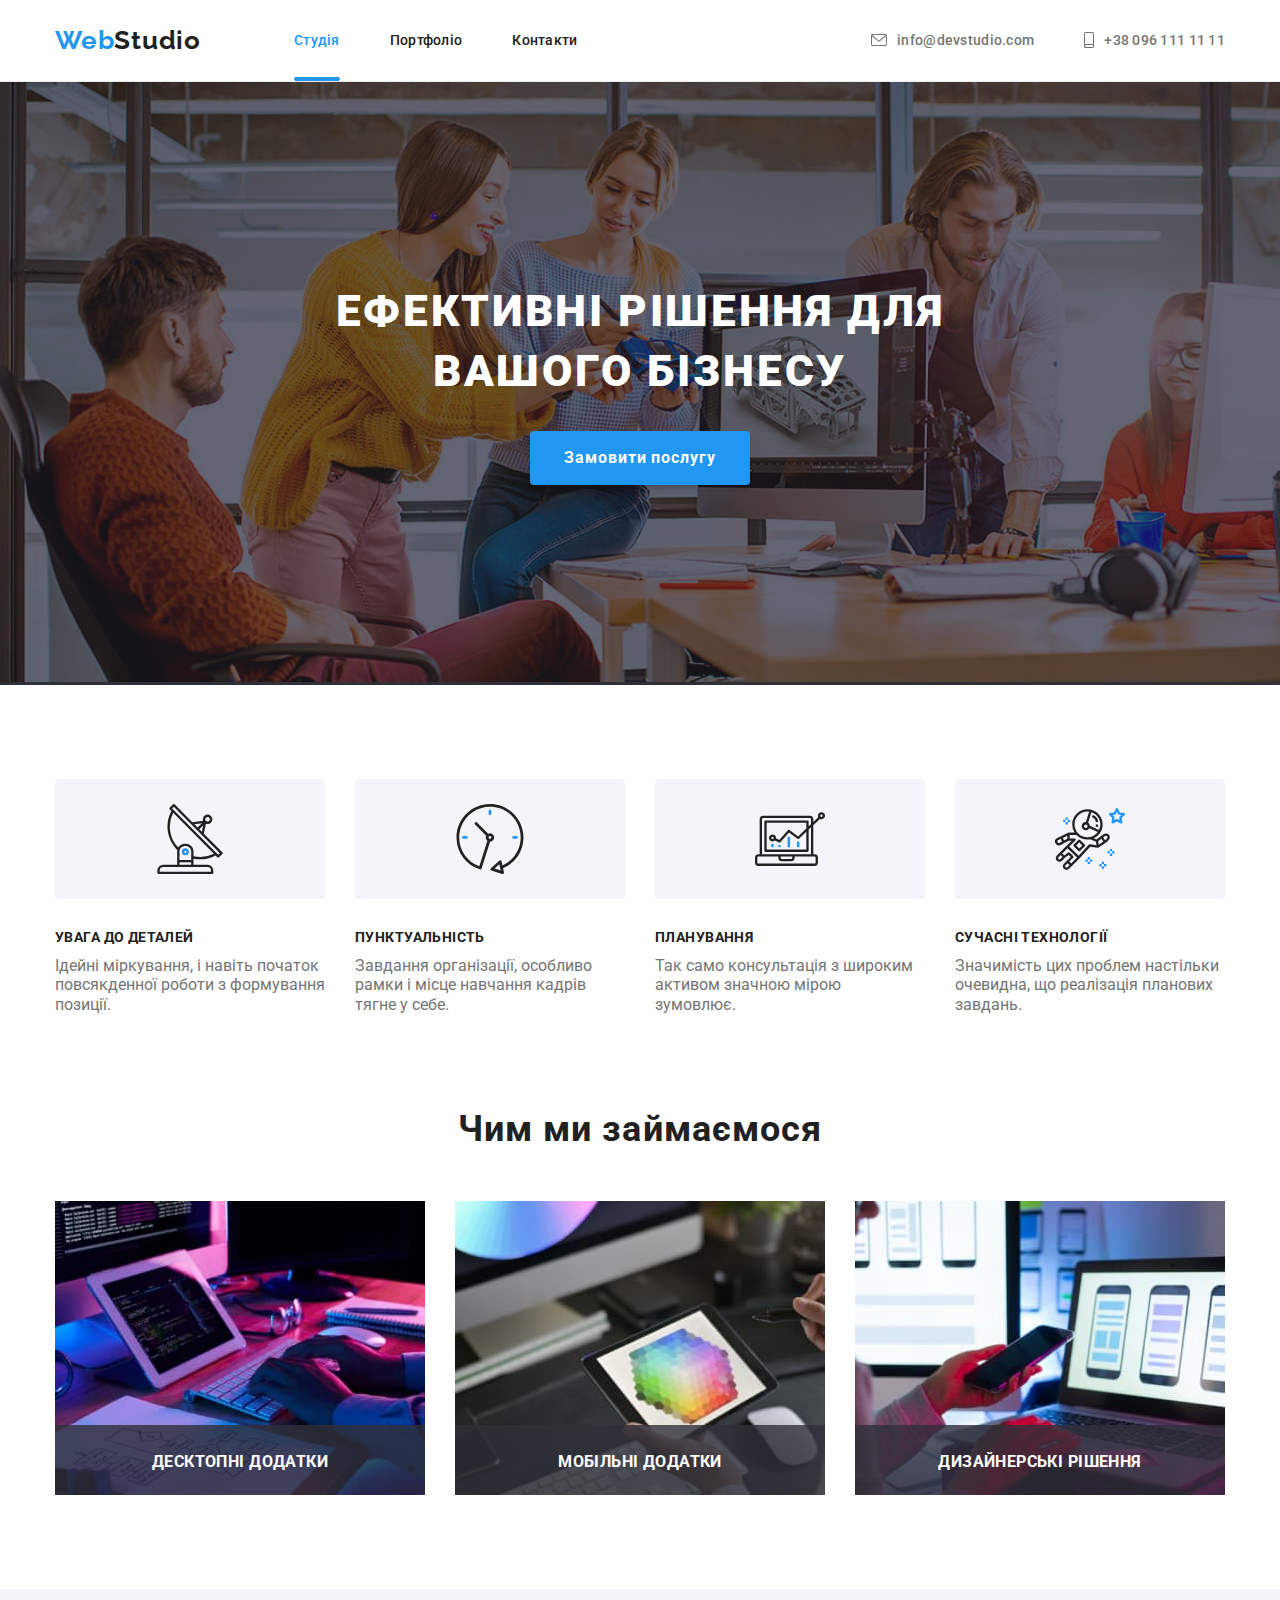
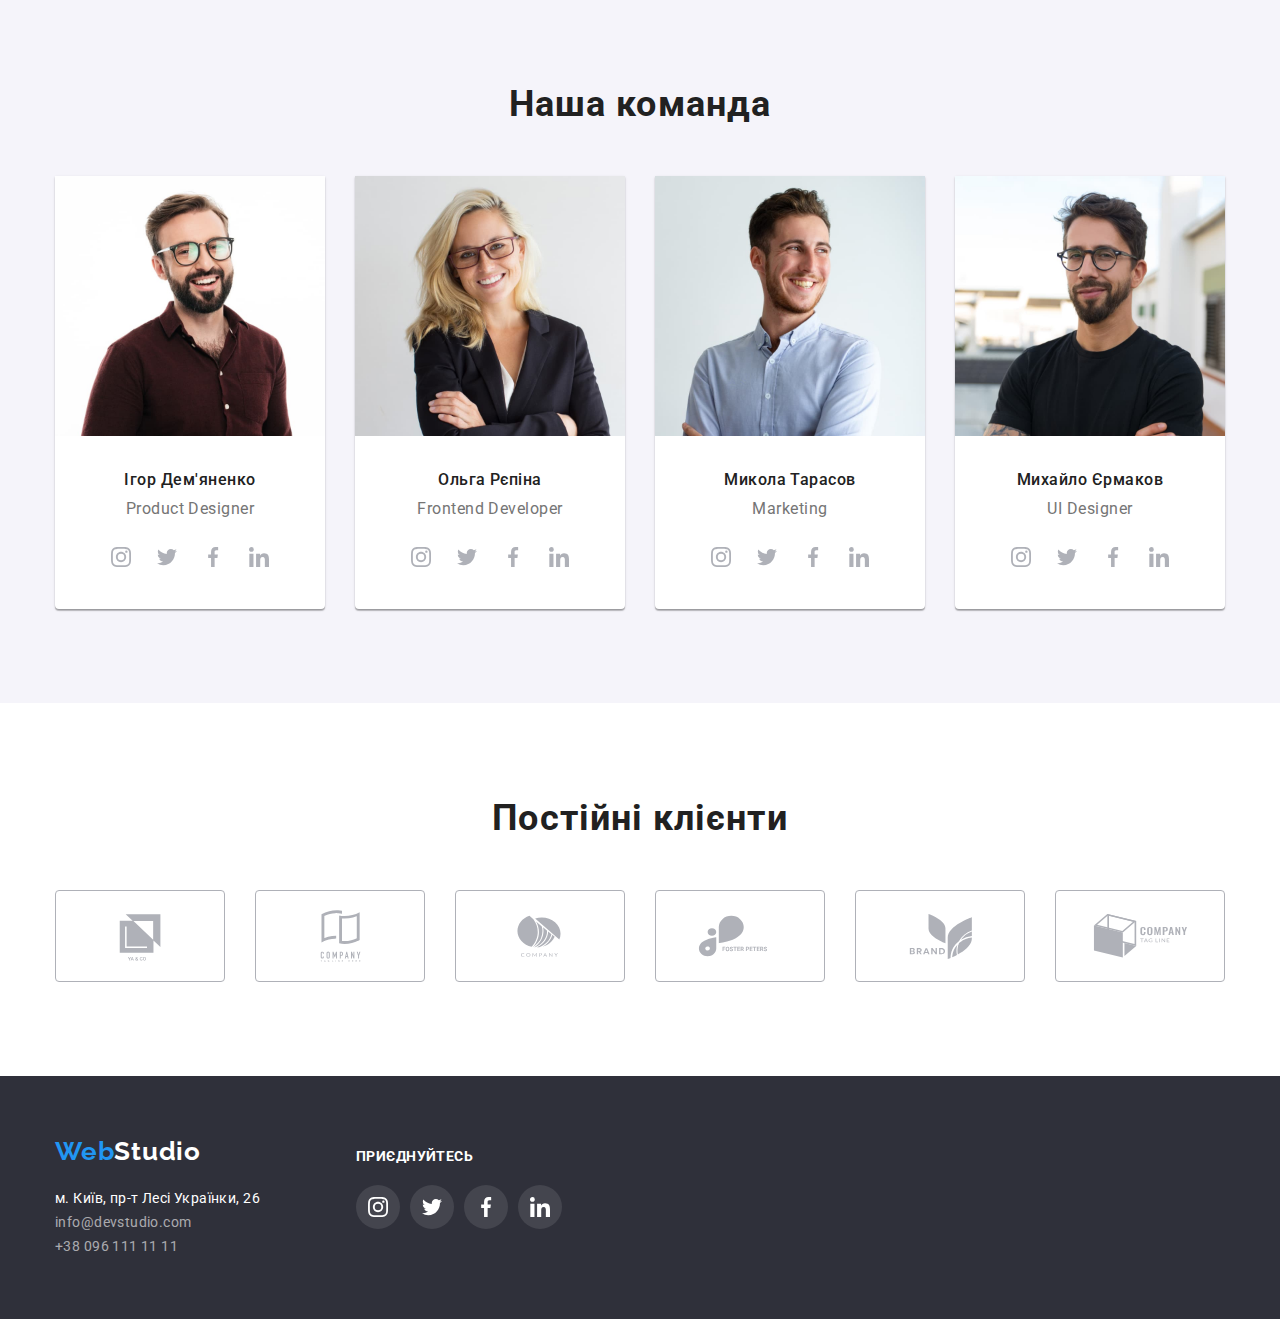
<file: index.html>
<!DOCTYPE html>
<html lang="uk">
  <head>
    <meta charset="UTF-8" />
    <meta name="viewport" content="width=device-width, initial-scale=1.0" />
    <title>WebStudio</title>
    <link
      href="https://fonts.googleapis.com/css2?family=Roboto:wght@400;500;700;900&display=swap"
      rel="stylesheet"
    />
    <link href="https://fonts.googleapis.com/css2?family=Raleway:ital,wght@0,700;1,700&display=swap" rel="stylesheet">
    <link rel="stylesheet" href="https://cdnjs.cloudflare.com/ajax/libs/modern-normalize/2.0.0/modern-normalize.min.css">
    <link rel="stylesheet" href="./css/styles.css" />
  </head>
  <body>
    <header>
      <div class="container main-nav">
        <a class="logo" href="./index.html"><span>Web</span>Studio</a>
        <nav> 
          <ul class="nav-list list">
            <li class="nav-list-item"><a class="nav-list-link current" href="./index.html">Студія</a></li>
            <li class="nav-list-item"><a class="nav-list-link" href="./portfolio.html">Портфоліо</a></li>
            <li class="nav-list-item"><a class="nav-list-link" href="">Контакти</a></li>
          </ul>
        </nav>
        <ul class="address-list list">
          <li class="address-list-item">
            <svg class="address-item-icon" width="16" height="12"><use href="./images/sprite.svg#icon-envelope"></use></svg>
            <a class="info-link" href="mailto:info@devstudio.com">info@devstudio.com</a>
          </li>
          <li class="address-list-item">
            <svg class="address-item-icon" width="10" height="16"><use href="./images/sprite.svg#icon-smartphone"></use></svg>
            <a class="info-link" href="tel:+380961111111">+38 096 111 11 11</a>
          </li>
        </ul>
        
      </div>
    </header>
    <main>
      <section class="hero">
        <h1 class="hero-title">Ефективні рішення для вашого бізнесу</h1>
        <button type="button" data-modal-open class="btn-hero">Замовити послугу</button>
        
        <div class="backdrop is-hidden" data-modal>
          <div class="modal">
            <button type="button" data-modal-close class="btn-close"><svg class="icon-close" width="18" height="18"><use href="./images/sprite.svg#icon-close"></use></svg></button>
          </div>
        </div>
      </section>
      <section class="advantages-section">
        <div class="container">
          <ul class="advantages-list list">
            <li class="advantages-list-item">
              <div class="advantages-icon-bck">
                <svg class="advantages-item-icon"><use href="./images/sprite.svg#icon-antenna"></use></svg>
              </div>
              <h3 class="advantages-title">Увага до деталей</h3>
              <p>
                Ідейні міркування, і навіть початок повсякденної роботи з
                формування позиції.
              </p>
            </li>
            <li class="advantages-list-item">
              <div class="advantages-icon-bck">
                <svg class="advantages-item-icon"><use href="./images/sprite.svg#icon-clock"></use></svg>
              </div>
              <h3 class="advantages-title">Пунктуальність</h3>
              <p>
                Завдання організації, особливо рамки і місце навчання кадрів тягне
                у себе.
              </p>
            </li>
            <li class="advantages-list-item">
              <div class="advantages-icon-bck">
                <svg class="advantages-item-icon"><use href="./images/sprite.svg#icon-diagram"></use></svg>
              </div>
              <h3 class="advantages-title">Планування</h3>
              <p>
                Так само консультація з широким активом значною мірою зумовлює.
              </p>
            </li>
            <li class="advantages-list-item">
              <div class="advantages-icon-bck">
                <svg class="advantages-item-icon"><use href="./images/sprite.svg#icon-astronaut"></use></svg>
              </div>
              <h3 class="advantages-title">Сучасні технології</h3>
              <p>
                Значимість цих проблем настільки очевидна, що реалізація планових
                завдань.
              </p>
            </li>
          </ul>
        </div>
      </section>
      <section class="examples-section">
        <div class="container">
          <h2 class="section-title">Чим ми займаємося</h2>
          <ul class="examples-list list">
            <li class="examples-list-item">
              <img
                src="./images/img.jpg"
                alt="Написання коду на комп'ютері"
                width="370"
              />
              <p class="thumb-title">Десктопні додатки</p>
            </li>
            <li class="examples-list-item">
              <img
                src="./images/img2.jpg"
                alt="Робота за ноутом і смартфоном"
                width="370"
              />
              <p class="thumb-title">Мобільні додатки</p>
            </li>
            <li class="examples-list-item">
              <img
                src="./images/img3.jpg"
                alt="Планшет з палітрою кольорів"
                width="370"
              />
              <p class="thumb-title">Дизайнерські рішення</p>
            </li>
          </ul>
        </div>
        
      </section>
      <section class="team-section">
        <div class="container">
          <h2 class="section-title">Наша команда</h2>
          <ul class="team-list list">
            <li class="team-list-item">
              <img src="./images/igor.jpg" alt="Ігор Дем'яненко" width="270" />
              <h3 class="names-title">Ігор Дем'яненко</h3>
              <p class="position">Product Designer</p>
              <ul class="social-media list">
                <li class="social-media-item"><a class="social-media-link" href=""><svg class="social-media-icon" width="20" height="20"><use href="./images/sprite.svg#icon-instagram"></svg></a></li>
                <li class="social-media-item"><a class="social-media-link" href=""><svg class="social-media-icon" width="20" height="20"><use href="./images/sprite.svg#icon-twitter"></svg></a></li>
                <li class="social-media-item"><a class="social-media-link" href=""><svg class="social-media-icon" width="20" height="20"><use href="./images/sprite.svg#icon-facebook"></svg></a></li>
                <li class="social-media-item"><a class="social-media-link" href=""><svg class="social-media-icon" width="20" height="20"><use href="./images/sprite.svg#icon-linkedin"></svg></a></li>
              </ul>
            </li>
            <li class="team-list-item">
              <img src="./images/olga.jpg" alt="Ольга Рєпіна" width="270" />
              <h3 class="names-title">Ольга Рєпіна</h3>
              <p class="position">Frontend Developer</p>
              <ul class="social-media list">
                <li class="social-media-item"><a class="social-media-link" href=""><svg class="social-media-icon" width="20" height="20"><use href="./images/sprite.svg#icon-instagram"></svg></a></li>
                <li class="social-media-item"><a class="social-media-link" href=""><svg class="social-media-icon" width="20" height="20"><use href="./images/sprite.svg#icon-twitter"></svg></a></li>
                <li class="social-media-item"><a class="social-media-link" href=""><svg class="social-media-icon" width="20" height="20"><use href="./images/sprite.svg#icon-facebook"></svg></a></li>
                <li class="social-media-item"><a class="social-media-link" href=""><svg class="social-media-icon" width="20" height="20"><use href="./images/sprite.svg#icon-linkedin"></svg></a></li>
              </ul>
            </li>
            <li class="team-list-item">
              <img src="./images/mykola.jpg" alt="Микола Тарасов" width="270" />
              <h3 class="names-title">Микола Тарасов</h3>
              <p class="position">Marketing</p>
              <ul class="social-media list">
                <li class="social-media-item"><a class="social-media-link" href=""><svg class="social-media-icon" width="20" height="20"><use href="./images/sprite.svg#icon-instagram"></svg></a></li>
                <li class="social-media-item"><a class="social-media-link" href=""><svg class="social-media-icon" width="20" height="20"><use href="./images/sprite.svg#icon-twitter"></svg></a></li>
                <li class="social-media-item"><a class="social-media-link" href=""><svg class="social-media-icon" width="20" height="20"><use href="./images/sprite.svg#icon-facebook"></svg></a></li>
                <li class="social-media-item"><a class="social-media-link" href=""><svg class="social-media-icon" width="20" height="20"><use href="./images/sprite.svg#icon-linkedin"></svg></a></li>
              </ul>
            </li>
            <li class="team-list-item">
              <img
                src="./images/mikhailo.jpg"
                alt="Михайло Єрмаков"
                width="270"
              />
              <h3 class="names-title">Михайло Єрмаков</h3>
              <p class="position">UI Designer</p>
              <ul class="social-media list">
                <li class="social-media-item"><a class="social-media-link" href=""><svg class="social-media-icon" width="20" height="20"><use href="./images/sprite.svg#icon-instagram"></svg></a></li>
                <li class="social-media-item"><a class="social-media-link" href=""><svg class="social-media-icon" width="20" height="20"><use href="./images/sprite.svg#icon-twitter"></svg></a></li>
                <li class="social-media-item"><a class="social-media-link" href=""><svg class="social-media-icon" width="20" height="20"><use href="./images/sprite.svg#icon-facebook"></svg></a></li>
                <li class="social-media-item"><a class="social-media-link" href=""><svg class="social-media-icon" width="20" height="20"><use href="./images/sprite.svg#icon-linkedin"></svg></a></li>
              </ul>
            </li>
          </ul>
      </div>
      </section>
      <section class="clients-section">
        <div class="container">
          <h2 class="section-title">Постійні клієнти</h2>
          <ul class="clients-list list">
            <li  class="clients-list-item"><a class="clients-link" href=""><svg class="clients-icon" width="106" height="60"><use href="./images/sprite.svg#icon-client1"></use></svg></a></li>
            <li  class="clients-list-item"><a class="clients-link" href=""><svg class="clients-icon" width="106" height="60"><use href="./images/sprite.svg#icon-client2"></use></svg></a></li>
            <li  class="clients-list-item"><a class="clients-link" href=""><svg class="clients-icon" width="106" height="60"><use href="./images/sprite.svg#icon-client3"></use></svg></a></li>
            <li  class="clients-list-item"><a class="clients-link" href=""><svg class="clients-icon" width="106" height="60"><use href="./images/sprite.svg#icon-client4"></use></svg></a></li>
            <li  class="clients-list-item"><a class="clients-link" href=""><svg class="clients-icon" width="106" height="60"><use href="./images/sprite.svg#icon-client5"></use></svg></a></li>
            <li  class="clients-list-item"><a class="clients-link" href=""><svg class="clients-icon" width="106" height="60"><use href="./images/sprite.svg#icon-client6"></use></svg></a></li>
          </ul>
        </div>
      </section>
    </main>
    <footer>
      <div class="container div-footer">
        <div class="nav-footer">
        <a class="logo footer" href="./index.html"><span>Web</span>Studio</a>
        <address class="address-title">
          м. Київ, пр-т Лесі Українки, 26<br/>
          <a class="address-link" href="mailto:info@devstudio.com"
            >info@devstudio.com</a><br/>
          <a class="address-link" href="tel:+380961111111">+38 096 111 11 11</a>
        </address>
      </div>
      <div class="socmedia-footer">
        <h3 class="socmedia-title">Приєднуйтесь</h3>
        <ul class="socmedia-list list">
          <li class="socmedia-item"><a class="socmedia-link" href=""><svg class="socmedia-icon" width="20" height="20"><use href="./images/sprite.svg#icon-instagram"></svg></a></li>
          <li class="socmedia-item"><a class="socmedia-link" href=""><svg class="socmedia-icon" width="20" height="20"><use href="./images/sprite.svg#icon-twitter"></svg></a></li>
          <li class="socmedia-item"><a class="socmedia-link" href=""><svg class="socmedia-icon" width="20" height="20"><use href="./images/sprite.svg#icon-facebook"></svg></a></li>
          <li class="socmedia-item"><a class="socmedia-link" href=""><svg class="socmedia-icon" width="20" height="20"><use href="./images/sprite.svg#icon-linkedin"></svg></a></li>
        </ul>
      </div>
      </div>
      
    </footer>
    <script src="./js/modal.js"></script>
  </body>
</html>
</file>
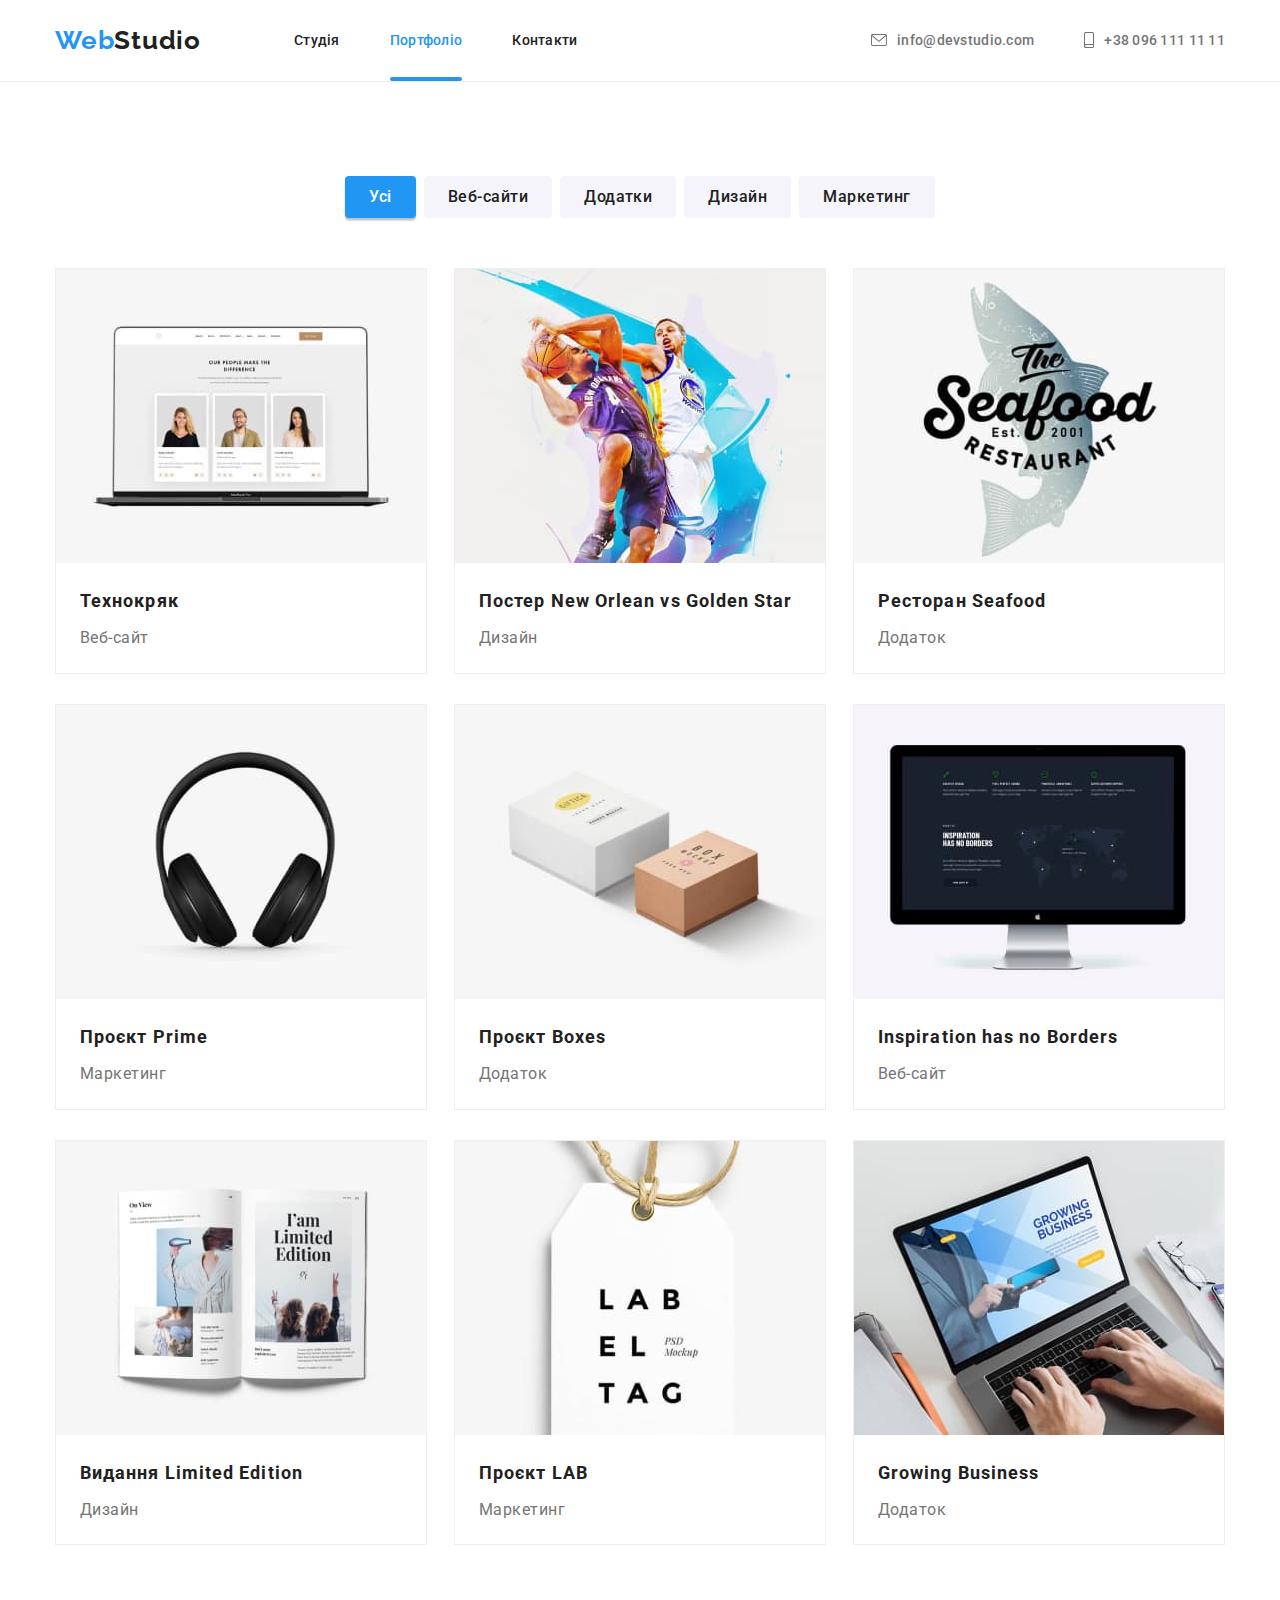
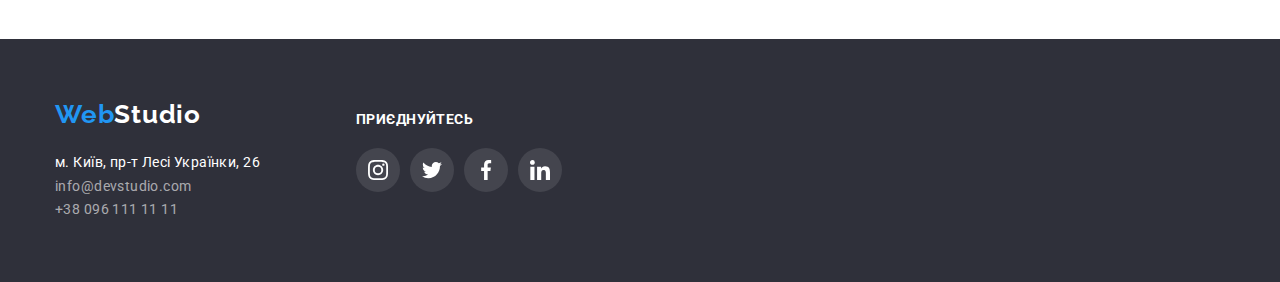
<file: portfolio.html>
<!DOCTYPE html>
<html lang="uk">
  <head>
    <meta charset="UTF-8" />
    <meta name="viewport" content="width=device-width, initial-scale=1.0" />
    <title>Portfolio</title>
    <link
      href="https://fonts.googleapis.com/css2?family=Roboto:wght@400;500;700;900&display=swap"
      rel="stylesheet"
    />
    <link href="https://fonts.googleapis.com/css2?family=Raleway:ital,wght@0,700;1,700&display=swap" rel="stylesheet">
    <link rel="stylesheet" href="https://cdnjs.cloudflare.com/ajax/libs/modern-normalize/2.0.0/modern-normalize.min.css">
    <link rel="stylesheet" href="./css/styles.css" />
  </head>
  <body>
    <header>
      <div class="container main-nav">
        <a class="logo" href="./index.html"><span>Web</span>Studio</a>
        <nav> 
          <ul class="nav-list list">
            <li class="nav-list-item"><a class="nav-list-link" href="./index.html">Студія</a></li>
            <li class="nav-list-item"><a class="nav-list-link current" href="./portfolio.html">Портфоліо</a></li>
            <li class="nav-list-item"><a class="nav-list-link" href="">Контакти</a></li>
          </ul>
        </nav>
        <ul class="address-list list">
          <li class="address-list-item">
            <svg class="address-item-icon" width="16" height="12"><use href="./images/sprite.svg#icon-envelope"></use></svg>
            <a class="info-link" href="mailto:info@devstudio.com">info@devstudio.com</a>
          </li>
          <li class="address-list-item">
            <svg class="address-item-icon" width="10" height="16"><use href="./images/sprite.svg#icon-smartphone"></use></svg>
            <a class="info-link" href="tel:+380961111111">+38 096 111 11 11</a>
          </li>
        </ul>
        
      </div>
    </header>
    <main>
      <section class="portfolio">
        <div class="container">
          <ul class="filter-list list">
            <li class="filter-list-item"><button type="button" class="filter-btn current">Усі</button></li>
            <li class="filter-list-item"><button type="button" class="filter-btn">Веб-сайти</button></li>
            <li class="filter-list-item"><button type="button" class="filter-btn">Додатки</button></li>
            <li class="filter-list-item"><button type="button" class="filter-btn">Дизайн</button></li>
            <li class="filter-list-item"><button type="button" class="filter-btn">Маркетинг</button></li>
          </ul>
          <ul class="work-list list">
            <li class="work-list-item">
              <div class="work-thumb">
                <img
                  src="./images/technokryak.jpg"
                  alt="Веб-сай Технокряк"
                  width="370"
                  height="294"
                />
                <div class="work-overlay">
                  <p class="work-overlay-title">Ресурс пропонує комплексні пропозиції з різним рівнем функціоналу та сервісів. Все це дозволить відвідувачу отримати вичерпні відомості про компанію чи приватну особу.</p>
                </div>
              </div>
              <h3 class="work-title">Технокряк</h3>
              <p class="work-description">Веб-сайт</p>
            </li>
            <li class="work-list-item">
              <div class="work-thumb">
                <img
                  src="./images/posterneworlean.jpg"
                  alt="Постер New Orlean vs Golden Star"
                  width="370"
                  height="294"
                />
                <div class="work-overlay">
                  <p class="work-overlay-title">Ресурс пропонує комплексні пропозиції з різним рівнем функціоналу та сервісів. Все це дозволить відвідувачу отримати вичерпні відомості про компанію чи приватну особу.</p>
                </div>
              </div>
              <h3 class="work-title">Постер New Orlean vs Golden Star</h3>
              <p class="work-description">Дизайн</p>
            </li>
            <li class="work-list-item">
              <div class="work-thumb">
                <img
                  src="./images/restoraunt.jpg"
                  alt="Логотип Ресторану Seafood"
                  width="370"
                  height="294"
                />
                <div class="work-overlay">
                  <p class="work-overlay-title">Ресурс пропонує комплексні пропозиції з різним рівнем функціоналу та сервісів. Все це дозволить відвідувачу отримати вичерпні відомості про компанію чи приватну особу.</p>
                </div>
              </div>
              <h3 class="work-title">Ресторан Seafood</h3>
              <p class="work-description">Додаток</p>
            </li>
            <li class="work-list-item">
              <div class="work-thumb">
                <img
                  src="./images/projectprime.jpg"
                  alt="Наушники"
                  width="370"
                  height="294"
                />
                <div class="work-overlay">
                  <p class="work-overlay-title">Ресурс пропонує комплексні пропозиції з різним рівнем функціоналу та сервісів. Все це дозволить відвідувачу отримати вичерпні відомості про компанію чи приватну особу.</p>
                </div>
              </div>
              <h3 class="work-title">Проєкт Prime</h3>
              <p class="work-description">Маркетинг</p>
            </li>
            <li class="work-list-item">
              <div class="work-thumb">
                <img
                  src="./images/projectboxes.jpg"
                  alt="Дві коробки"
                  width="370"
                  height="294"
                />
                <div class="work-overlay">
                  <p class="work-overlay-title">Ресурс пропонує комплексні пропозиції з різним рівнем функціоналу та сервісів. Все це дозволить відвідувачу отримати вичерпні відомості про компанію чи приватну особу.</p>
                </div>
              </div>
              <h3 class="work-title">Проєкт Boxes</h3>
              <p class="work-description">Додаток</p>
            </li>
            <li class="work-list-item">
              <div class="work-thumb">
                <img
                  src="./images/inspiration.jpg"
                  alt="IMac з веб-сайтом Inspiration has no Borders"
                  width="370"
                  height="294"
                />
                <div class="work-overlay">
                  <p class="work-overlay-title">Ресурс пропонує комплексні пропозиції з різним рівнем функціоналу та сервісів. Все це дозволить відвідувачу отримати вичерпні відомості про компанію чи приватну особу.</p>
                </div>
              </div>
              <h3 class="work-title">Inspiration has no Borders</h3>
              <p class="work-description">Веб-сайт</p>
            </li>
            <li class="work-list-item">
              <div class="work-thumb">
                <img
                  src="./images/limitededition.jpg"
                  alt="Журнал з виданням Limited Edition"
                  width="370"
                  height="294"
                />
                <div class="work-overlay">
                  <p class="work-overlay-title">Ресурс пропонує комплексні пропозиції з різним рівнем функціоналу та сервісів. Все це дозволить відвідувачу отримати вичерпні відомості про компанію чи приватну особу.</p>
                </div>
              </div>
              <h3 class="work-title">Видання Limited Edition</h3>
              <p class="work-description">Дизайн</p>
            </li>
            <li class="work-list-item">
              <div class="work-thumb">
                <img
                  src="./images/projectlab.jpg"
                  alt="Мокап проєкту LAB"
                  width="370"
                  height="294"
                />
                <div class="work-overlay">
                  <p class="work-overlay-title">Ресурс пропонує комплексні пропозиції з різним рівнем функціоналу та сервісів. Все це дозволить відвідувачу отримати вичерпні відомості про компанію чи приватну особу.</p>
                </div>
              </div>
              <h3 class="work-title">Проєкт LAB</h3>
              <p class="work-description">Маркетинг</p>
            </li>
            <li class="work-list-item">
              <div class="work-thumb">
                <img
                  src="./images/growingbusiness.jpg"
                  alt="Ноутбук з додатком Growing Business"
                  width="370"
                  height="294"
                />
                <div class="work-overlay">
                  <p class="work-overlay-title">Ресурс пропонує комплексні пропозиції з різним рівнем функціоналу та сервісів. Все це дозволить відвідувачу отримати вичерпні відомості про компанію чи приватну особу.</p>
                </div>
              </div>
              <h3 class="work-title">Growing Business</h3>
              <p class="work-description">Додаток</p>
            </li>
          </ul>
        </div>      
      </section>
    </main>
    <footer>
      <div class="container div-footer">
        <div class="nav-footer">
        <a class="logo footer" href="./index.html"><span>Web</span>Studio</a>
        <address class="address-title">
          м. Київ, пр-т Лесі Українки, 26<br/>
          <a class="address-link" href="mailto:info@devstudio.com"
            >info@devstudio.com</a><br/>
          <a class="address-link" href="tel:+380961111111">+38 096 111 11 11</a>
        </address>
      </div>
      <div class="socmedia-footer">
        <h3 class="socmedia-title">Приєднуйтесь</h3>
        <ul class="socmedia-list list">
          <li class="socmedia-item"><a class="socmedia-link" href=""><svg class="socmedia-icon" width="20" height="20"><use href="./images/sprite.svg#icon-instagram"></svg></a></li>
          <li class="socmedia-item"><a class="socmedia-link" href=""><svg class="socmedia-icon" width="20" height="20"><use href="./images/sprite.svg#icon-twitter"></svg></a></li>
          <li class="socmedia-item"><a class="socmedia-link" href=""><svg class="socmedia-icon" width="20" height="20"><use href="./images/sprite.svg#icon-facebook"></svg></a></li>
          <li class="socmedia-item"><a class="socmedia-link" href=""><svg class="socmedia-icon" width="20" height="20"><use href="./images/sprite.svg#icon-linkedin"></svg></a></li>
        </ul>
      </div>
      </div>
      
    </footer>
  </body>
</html>
</file>
<file: css/styles.css>
/* Акцентний колір #2196F3 */
/* Основний колір #757575 */
/* Вторинний колір #212121 */
/* Білий #FFFFFF */
/* Background button F5F4FA */
/* Footer rgba(255, 255, 255, 0.6) */
/* Колір іконок #AFB1B8 */

/* Колір фону  #FFFFFF*/
html{
  box-sizing: border-box;
}
*,
*::before,
*::after {
  box-sizing: inherit;
}

:root {
  --primary-text-color: #757575;
  --title-text-color: #212121;
  --accent-color: #2196f3;
  --primary-white-color: #ffffff;
  --bck-color: #2f303a;
  --bck-color-btn: #f5f4fa;
  --second-bck-color: #F5F4FA;
  --icon-color: #AFB1B8;
  --main-font: Roboto, sans-serif;
  --logo-font: Raleway, sans-serif;
}

body {
  background-color: var(--primary-white-color);
  color: var(--primary-text-color);
  font-family: var(--main-font);
  font-size: 16px;
  line-height: 1.2;
}
p, a{
  margin: 0;
}
.list {
  list-style: none;
  padding: 0;
  margin: 0;
}

.container{
  width: 1200px;
  padding-left: 15px;
  padding-right: 15px;
  margin: 0 auto;
}

/* Header */
header{
  border-bottom: solid 1px #ECECEC;
}
.logo span {
  color: var(--accent-color);
}
.logo {
  margin-right: 93px;

  color: var(--title-text-color);
  font-family: var(--logo-font);
  font-size: 26px;
  font-weight: 700;
  line-height: 1.2;
  letter-spacing: 0.78px;
  text-decoration: none;
}
.main-nav{
  display: flex;
  align-items: center;
}
.nav-list{
  display: flex;
  align-items: center;
}
.address-list{
  display: flex;
  margin-left: auto;

}

.nav-list-item + .nav-list-item, .address-list-item + .address-list-item{
  margin-left: 50px;
}

.nav-list-link {
  display: inline-block;
  color: var(--title-text-color);
  text-decoration: none;

  font-size: 14px;
  font-weight: 500;
  line-height: 1.2;
  letter-spacing: 0.28px;
  padding-top: 32px;
  padding-bottom: 32px;

  transition: color 250ms cubic-bezier(0.4, 0, 0.2, 1);
  
}
.nav-list-link:hover,
.nav-list-link:focus {
  color: var(--accent-color);
}
.nav-list-link.current {
  color: var(--accent-color);
  text-decoration: none;
}
.nav-list-item{
  position: relative;
}
.nav-list-link.current::after{
  position: absolute;
  bottom: 0;
  left: 0;
  content: " ";
  width: 100%;
  height: 4px;

  border-radius: 2px;
  background-color: var(--accent-color);
}
.address-list-item{
  display: flex;
  align-items: center;

  transition: color 250ms cubic-bezier(0.4, 0, 0.2, 1);
}
.address-item-icon{
  fill: currentColor;
  margin-right: 10px;
}
.info-link {
  color: currentColor;
  text-decoration: none;

  font-size: 14px;
  font-weight: 500;
  letter-spacing: 0.28px;
}

.address-list-item:hover,
.address-list-item:focus {
  color: var(--accent-color);
}

/* Hero */
.hero {
  background-color: var(--bck-color);
  background-repeat: no-repeat;
  background-image: linear-gradient(to right, rgba(47, 48, 58, 0.40), rgba(47, 48, 58, 0.40)), url(../images/hero.jpg);
  text-align: center;
  margin-left: auto;
  margin-right: auto;
  padding-top: 200px;
  padding-bottom: 200px;
  margin-bottom: 94px;
  max-width: 1600px;
}
.hero-title {
  width: 696px;
  margin: 0 auto 30px;

  color: var(--primary-white-color);
  font-size: 44px;
  font-weight: 900;
  line-height: 1.36;
  letter-spacing: 2.64px;
  text-transform: uppercase;
}
.btn-hero {
  padding: 10px 32px;
  border-radius: 4px;
  border-color: transparent;

  background-color: var(--accent-color);
  color: var(--primary-white-color);
  font-weight: 700;
  line-height: 1.87;
  letter-spacing: 0.96px;
  cursor: pointer;
  box-shadow: 0px 4px 4px 0px rgba(0, 0, 0, 0.15);
}
/* Modal */

.backdrop{
  position: fixed;
  top: 0;
  left: 0;
  width: 100%;
  height: 100%;
  background-color: rgba(0, 0, 0, 0.20);
  opacity: 1;
  pointer-events: all;
  z-index: 1;

  transition: opacity 250ms cubic-bezier(0.4, 0, 0.2, 1), pointer-events 250ms cubic-bezier(0.4, 0, 0.2, 1);
}
.modal{
  position: absolute;
  left: 50%;
  top: 50%;
  transform: translate(-50%, -50%) scale(1);
  width: 528px;
  height: 581px;
  background-color: var(--primary-white-color);
  border-radius: 4px;
  box-shadow: 0px 2px 1px 0px rgba(0, 0, 0, 0.20), 0px 1px 1px 0px rgba(0, 0, 0, 0.14), 0px 1px 3px 0px rgba(0, 0, 0, 0.12);
  
  transition: transform 250ms cubic-bezier(0.4, 0, 0.2, 1);
}
.btn-close{
  position: absolute;
  right: 8px;
  top:8px;

  background-color: var(--primary-white-color);
  border: 1px solid rgba(0, 0, 0, 0.10);
  border-radius: 50%;
  width: 30px;
  height: 30px;
  cursor: pointer;
}
.icon-close{
  position: absolute;
  top: 50%;
  left: 50%;
  transform: translate(-50%, -50%);
}

.backdrop.is-hidden{
  opacity: 0;
  pointer-events: none;
}
.backdrop.is-hidden .modal{
  transform: translate(-50%, -50%) scale(0.9);
}

/* advantages */
.advantages-section{ 
  margin-bottom: 94px;
}
.advantages-list{
  display: flex;
}
.advantages-list-item{
  width: 270px;
}
.advantages-list-item + .advantages-list-item{
  margin-left: 30px;
}

.advantages-title {
  margin: 0;
  margin-bottom: 10px;
  color: var(--title-text-color);

  font-size: 14px;
  font-weight: 700;
  line-height: 1.2;
  letter-spacing: 0.42px;
  text-transform: uppercase;
}
.advantages-icon-bck{
  background-color: var(--second-bck-color);
  height: 120px;
  text-align: center;
  border-radius: 4px;
  margin-bottom: 30px;
}
.advantages-item-icon{
  width: 70px;
  height: 70px;
  margin: 25px 100px 25px;
}
/* examples */
.examples-section{
  margin-bottom: 94px;
}
.examples-list {
  display: flex;
}
.section-title {
  margin: 0;
  margin-bottom: 50px;

  color: var(--title-text-color);
  text-align: center;
  font-size: 36px;
  font-weight: 700;
  letter-spacing: 1.08px;
}
.examples-list-item + .examples-list-item {
  margin-left: 30px;
}
.examples-list-item{
  position: relative;
  height: 294px;
}
.thumb-title{
  position: absolute;
  width: 100%;
  height: 70px;
  bottom: 0px;
  left: 0px;
  padding: 27px 0 27px;

  color: var(--primary-white-color);
  background-color: rgba(47, 48, 58, 0.80);
  text-align: center;
  font-family: Roboto;
  font-weight: 700;
  letter-spacing: 0.42px;
  text-transform: uppercase;
}
/* team */
.team-section{
  padding-top: 94px;
  padding-bottom: 94px;
  background-color: var(--second-bck-color);
  margin-bottom: 94px;
}
.team-list{
  display: flex;
}
.names-title {
  text-align: center;
  margin-top: 30px;
  margin-bottom: 10px;
  color: var(--title-text-color);
  font-weight: 500;
  font-size: 16px;
  letter-spacing: 0.48px;
}
.position {
  text-align: center;
  letter-spacing: 0.48px;
  margin-bottom: 16px;
}
.team-list-item{
  box-shadow: 0px 2px 1px 0px rgba(0, 0, 0, 0.20), 0px 1px 1px 0px rgba(0, 0, 0, 0.14), 0px 1px 3px 0px rgba(0, 0, 0, 0.12);
  border-radius: 0px 0px 4px 4px;
  background-color: var(--primary-white-color);
}
.team-list-item + .team-list-item{
  margin-left: 30px;
}
.social-media{
  margin: 0 44px 30px;
  display: flex;
  align-items: center;
  justify-content: space-between;
  width: calc((100%-30px)/4);
  /* color: var(--icon-color); */
  }
  .social-media-item{
    /* background-color: #03a9f4; */
    
    width: 44px;
    height: 44px;
    border-radius: 50%;
    padding: 12px;
    color: var(--icon-color);

    transition: color 250ms cubic-bezier(0.4, 0, 0.2, 1), background-color 250ms cubic-bezier(0.4, 0, 0.2, 1);
  }
  .social-media-icon{
    width: 20px;
    height: 20px;
    fill: currentColor;
  }
  .social-media-link{
    color: currentColor;
  }
  .social-media-item:hover, .social-media-item:focus{
    color: var(--primary-white-color);
    background-color: var(--accent-color);
  }


/* Clients */
.clients-list{
  display: flex;
  width: calc((100%- 150px)/6);
  justify-content: space-between;
  margin-bottom: 94px;
}
.clients-list-item{
  border-radius: 4px;
  border: 1px solid var(--icon-color);
  padding: 16px 32px 16px;
  width: 170px;
  height: 92px;
  color: var(--icon-color);

  transition: border 250ms cubic-bezier(0.4, 0, 0.2, 1), color 250ms cubic-bezier(0.4, 0, 0.2, 1);
}
.clients-link{
  color: currentColor;
}
.clients-icon{
  fill: currentColor;
}
.clients-list-item:hover, .clients-list-item:focus{
  border: 1px solid var(--accent-color);
  color: var(--accent-color);
}

/* footer */

footer {
  background-color: var(--bck-color);
  padding-top: 60px;
  padding-bottom: 60px;
}
.div-footer{
  display: flex;
}
.nav-footer{
  width: 231px;
  margin-right: 70px;
}
.logo.footer {
  color: var(--primary-white-color);
  text-decoration: none;
  font-family: var(--logo-font);
  font-size: 26px;
  font-weight: 700;
  letter-spacing: 0.78px;
}
.address-title {
  margin-top: 20px;

  color: var(--primary-white-color);
  font-style: normal;
  font-size: 14px;
  line-height: 1.71;
  letter-spacing: 0.42px;
}
.address-link {
  text-decoration: none;
  color: rgba(255, 255, 255, 0.6);

  transition: color 250ms cubic-bezier(0.4, 0, 0.2, 1);
}
.address-link:hover, .address-link:focus{
    color: var(--accent-color);
}
.socmedia-footer{
  width: 206px;
}
.socmedia-title{
  margin: 12px 0 20px;
  color: var(--primary-white-color);
  font-size: 14px;
  font-weight: 700;
  letter-spacing: 0.42px;
  text-transform: uppercase;
}
.socmedia-list{
  display: flex;
  align-items: center;
  justify-content: space-between;
  width: calc((100%-30px)/4);
  }
.socmedia-item{
  background-color: rgba(255, 255, 255, 0.10);
  width: 44px;
  height: 44px;
  border-radius: 50%;
  padding: 12px;
  color: var(--primary-white-color);

  transition: background-color 250ms cubic-bezier(0.4, 0, 0.2, 1);
}
.socmedia-icon{
  width: 20px;
  height: 20px;
  fill: currentColor;
}
.socmedia-link{
  color: currentColor;
}
.socmedia-item:hover, .socmedia-item:focus{
  background-color: var(--accent-color);
}
/* portfolio */
.portfolio{
  padding-top: 94px;
  padding-bottom: 94px;
}
.filter-list{
  display: flex;
  justify-content: center;
  margin-bottom: 50px;
}
.filter-list-item:not(:first-child){
  margin-left: 8px;
}
.filter-btn {
  border-radius: 4px;
  border-color: transparent;
  padding: 6px 22px;

  background-color: var(--bck-color-btn);
  color: var(--title-text-color);
  font-family: inherit;
  font-weight: 500;
  line-height: 1.62;
  letter-spacing: 0.48px;
  cursor: pointer;

  transition: background-color 250ms cubic-bezier(0.4, 0, 0.2, 1), color 250ms cubic-bezier(0.4, 0, 0.2, 1), box-shadow 250ms cubic-bezier(0.4, 0, 0.2, 1);
}

.filter-btn.current,
.filter-btn:hover,
.filter-btn:focus {
  background-color: var(--accent-color);
  color: var(--primary-white-color);
  box-shadow: 0px 2px 2px 0px rgba(0, 0, 0, 0.12), 0px 1px 2px 0px rgba(0, 0, 0, 0.08), 0px 3px 1px 0px rgba(0, 0, 0, 0.10);

}
.work-list{
  display: flex;
  flex-wrap: wrap;
  justify-content: space-between;
}
.work-list-item{
  width: calc((100% - 2*30) / 3);
  margin-bottom: 30px;
  border: 1px solid #EEE; 

  transition: box-shadow 250ms cubic-bezier(0.4, 0, 0.2, 1);

}
.work-list-item:nth-last-child(-n+3){
  margin-bottom: 0;
} 
.work-title {
  margin: 20px 0 4px;
  padding: 0 24px;
  color: var(--title-text-color);
  font-size: 18px;
  font-weight: 700;
  line-height: 2;
  letter-spacing: 1.08px;
}

.work-description {
  margin: 0;
  margin-bottom: 20px;
  padding: 0 24px;
  line-height: 1.87;
  letter-spacing: 0.48px;
}
.work-list-item:hover, .work-list-item:focus{
  box-shadow: 1px 4px 6px 0px rgba(0, 0, 0, 0.16), 0px 4px 4px 0px rgba(0, 0, 0, 0.06), 0px 1px 1px 0px rgba(0, 0, 0, 0.12);
}
.work-thumb{
  position: relative;
  height: 294px;
  overflow: hidden;

}

.work-overlay{
  position: absolute;
  width: 100%;
  height: 100%;
  top: 0;
  left: 0;

  transform: translateY(101%);

  background-color: rgba(33, 150, 243, 0.90);

  transition: transform 250ms cubic-bezier(0.4, 0, 0.2, 1);
}
.work-list-item:hover .work-overlay{
  transform: translateY(0);
}
.work-overlay-title{
  padding: 63px 24px 63px;

  color: var(--primary-white-color);
  font-size: 18px;
  line-height: 1.55;
  letter-spacing: 0.54px;
}
</file>
